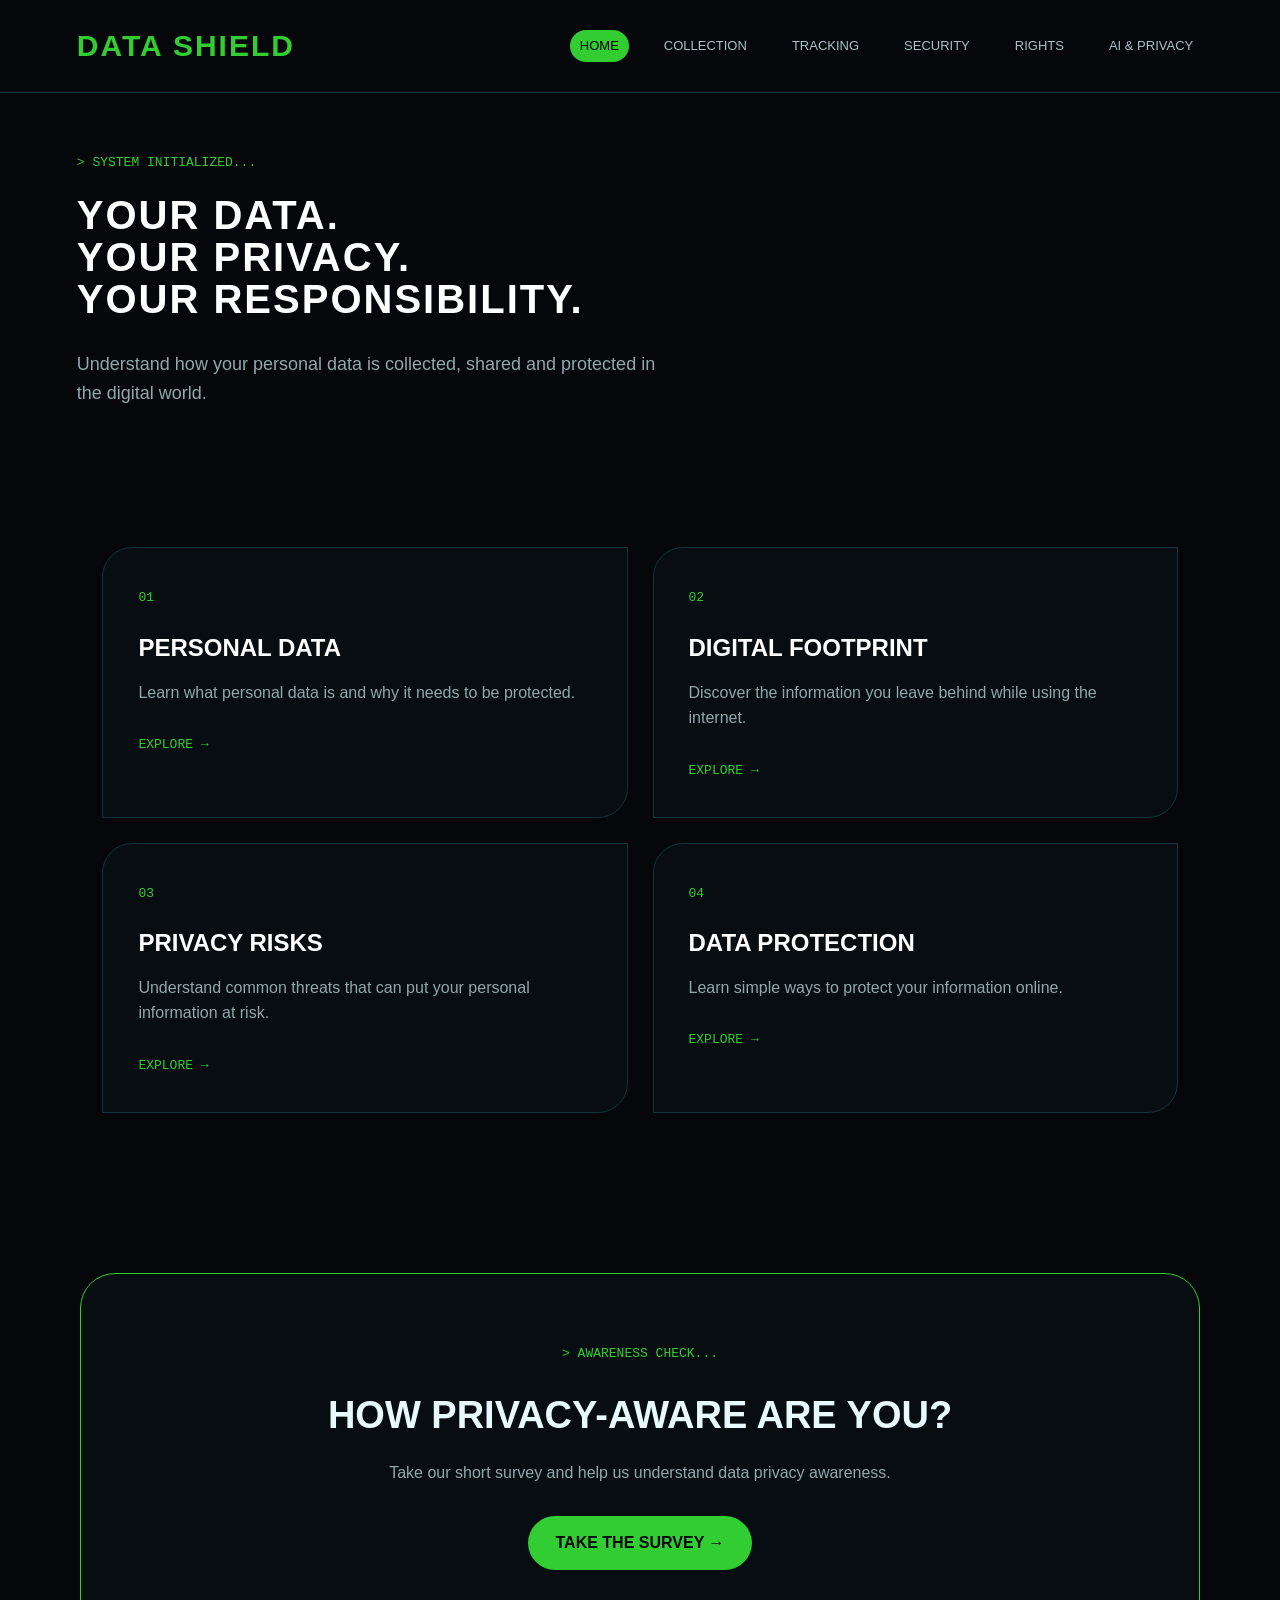
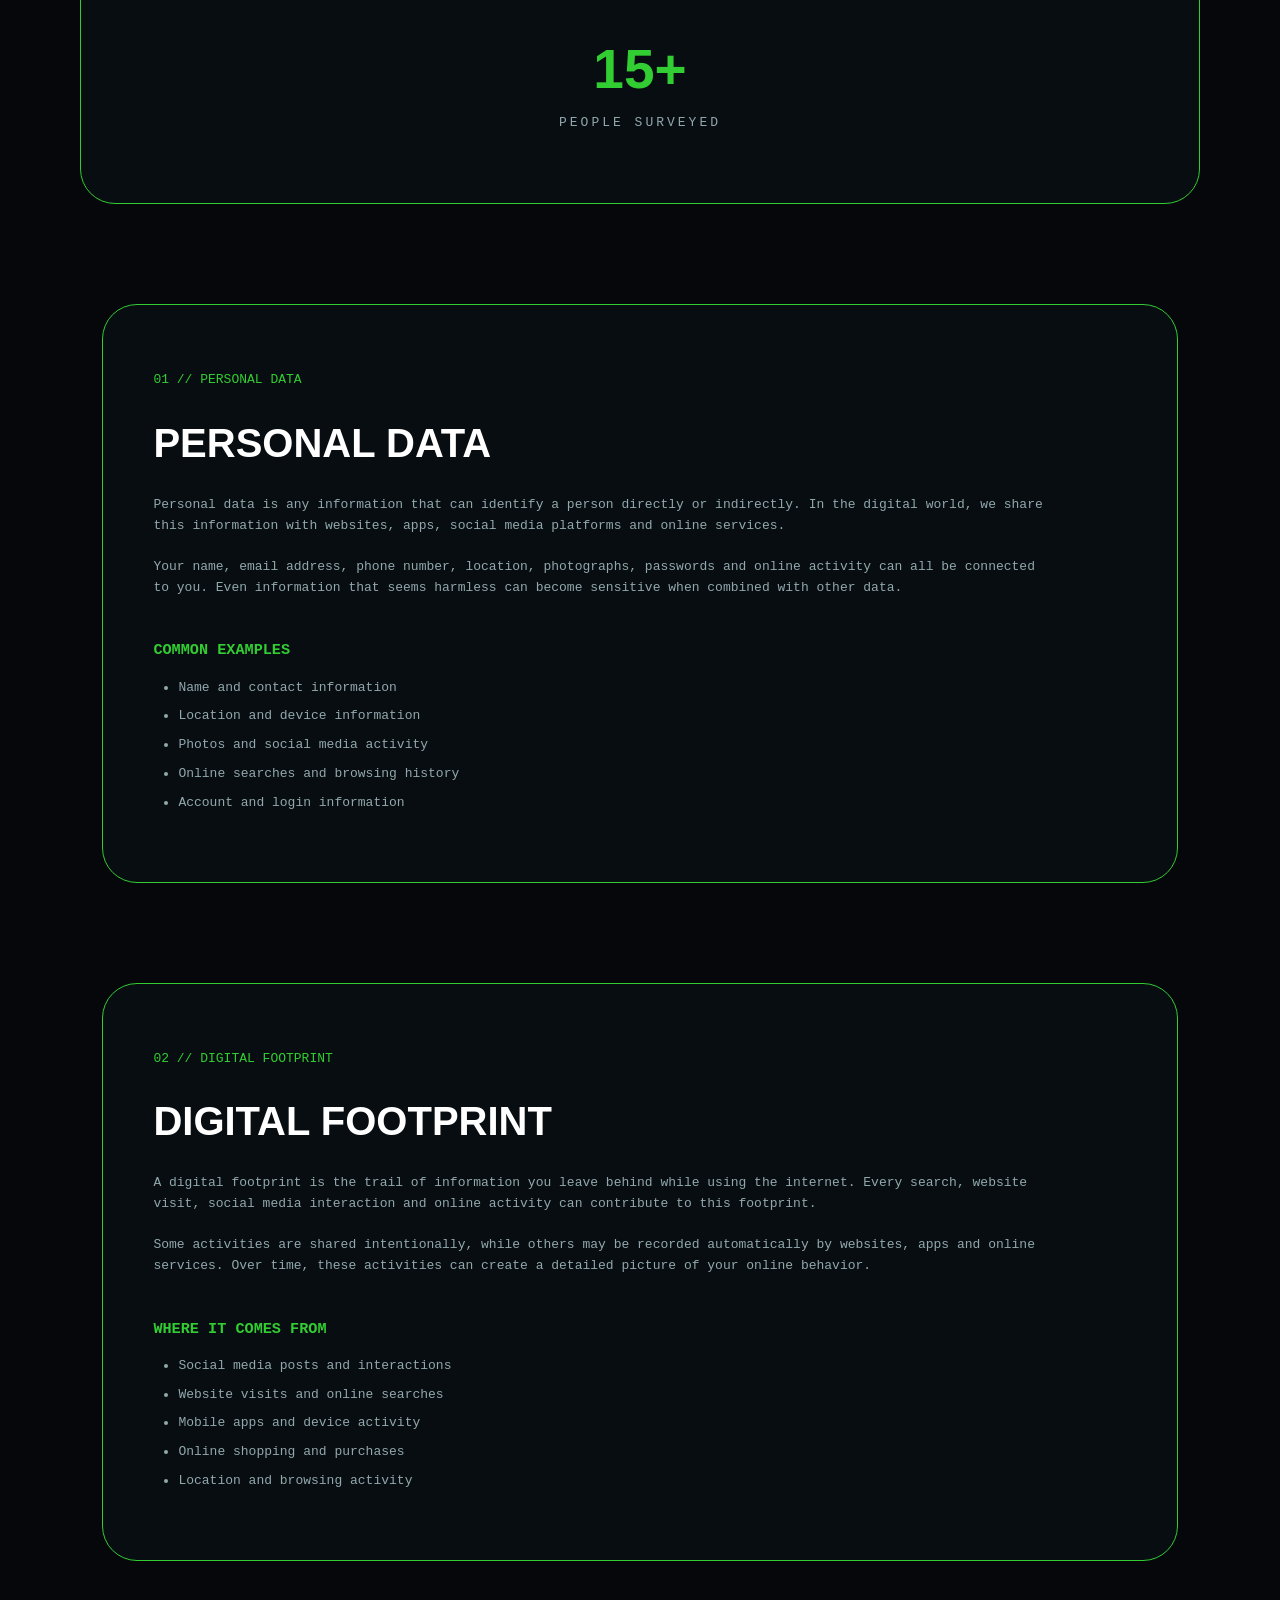
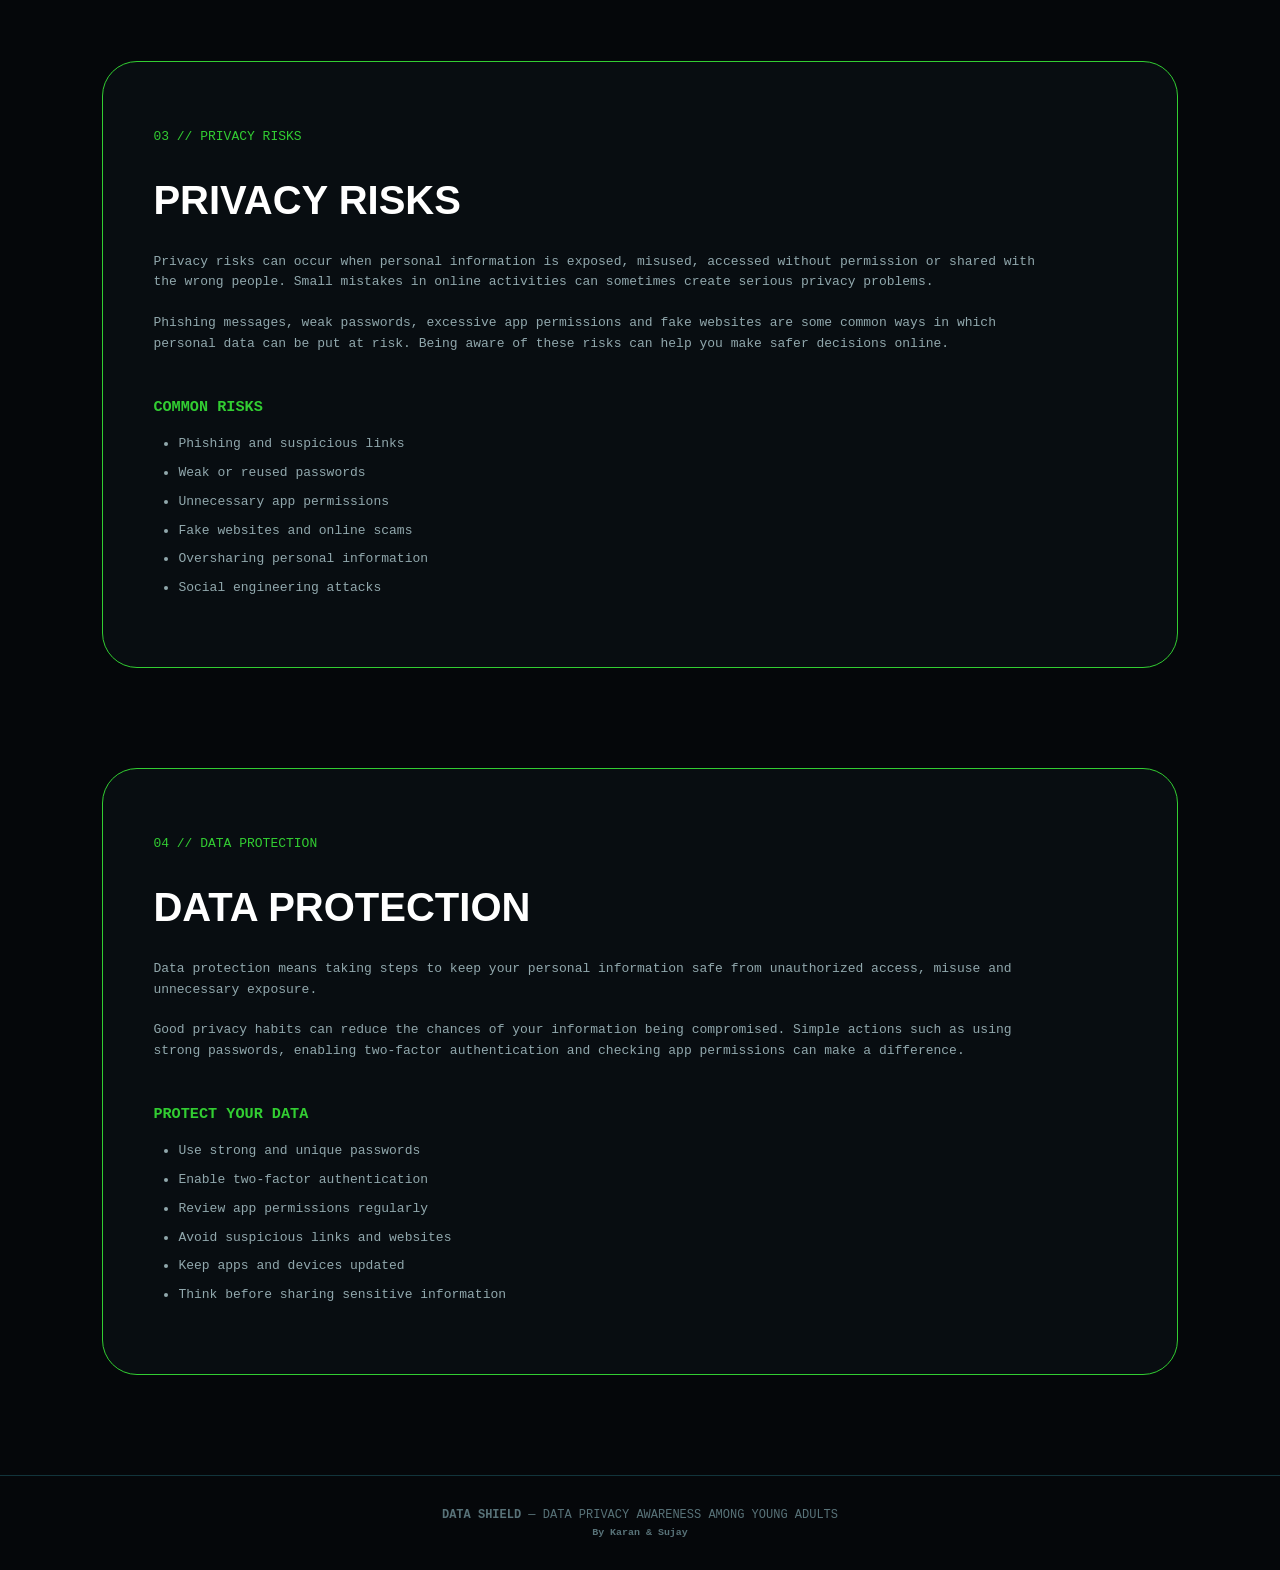
<file: index.html>
<!DOCTYPE html>
<html lang="en">
  <head>
    <meta charset="UTF-8">
    <meta name="viewport" content="width=device-width, initial-scale=1.0">
    <title>
      Data Shield | Data Privacy Awareness
    </title>
    <link rel="stylesheet" href="style.css">
  </head>
<body>
<!-- Navigation Bar -->
<header>
    <nav class="navbar">

        <div class="logo">DATA SHIELD</div>

        <div class="nav-links">
            <a href="index.html" class="active">HOME</a>
            <a href="collection.html">COLLECTION</a>
            <a href="tracking.html">TRACKING</a>
            <a href="security.html">SECURITY</a>
            <a href="rights.html">RIGHTS</a>
            <a href="ai.html">AI & PRIVACY</a>
        </div>

    </nav>
</header>


<!-- Hero Section -->
<main>

    <section class="hero">

        <p class="system-text">> SYSTEM INITIALIZED...</p>

        <h1>
            YOUR DATA.<br>
            YOUR PRIVACY.<br>
            YOUR RESPONSIBILITY.
        </h1>

        <p class="hero-description">
            Understand how your personal data is collected,
            shared and protected in the digital world.
        </p>

    </section>


    <!-- Awareness Cards -->
    <section class="awareness">

        <div class="card">
            <span class="card-number">01</span>
            <h2>PERSONAL DATA</h2>
            <p>
                Learn what personal data is and why
                it needs to be protected.
            </p>
            <a href="#personal-data">EXPLORE →</a>
        </div>


        <div class="card">
            <span class="card-number">02</span>
            <h2>DIGITAL FOOTPRINT</h2>
            <p>
                Discover the information you leave behind
                while using the internet.
            </p>
            <a href="#digital-footprint">EXPLORE →</a>
        </div>


        <div class="card">
            <span class="card-number">03</span>
            <h2>PRIVACY RISKS</h2>
            <p>
                Understand common threats that can put
                your personal information at risk.
            </p>
            <a href="#privacy-risks">EXPLORE →</a>
        </div>


        <div class="card">
            <span class="card-number">04</span>
            <h2>DATA PROTECTION</h2>
            <p>
                Learn simple ways to protect your
                information online.
            </p>
            <a href="#data-protection">EXPLORE →</a>
        </div>

    </section>


    <!-- Survey Section -->
    <section class="survey">

        <p id="abc"> > AWARENESS CHECK... </p>

        <h2>HOW PRIVACY-AWARE ARE YOU?</h2>

        <p>
            Take our short survey and help us understand
            data privacy awareness.
        </p>

        <!-- Replace this link with your Google Form link -->
        <a class="survey-button" href="https://docs.google.com/forms/d/e/1FAIpQLScfgycgcVzQk1-c9kKIzhh73T8LDRO4aWI9LMVz1LqCyknFug/viewform?usp=header" target="_blank">
            TAKE THE SURVEY →
        </a>

        <div class="survey-count">
            <strong>15+</strong>
            <span>PEOPLE SURVEYED</span>
        </div>

    </section>

</main>

<section id="personal-data" class="info-section">

    <span class="section-tag">01 // PERSONAL DATA</span>

    <h2>PERSONAL DATA</h2>

    <p>
        Personal data is any information that can identify a person
        directly or indirectly. In the digital world, we share this
        information with websites, apps, social media platforms and
        online services.
    </p>

    <p>
        Your name, email address, phone number, location, photographs,
        passwords and online activity can all be connected to you.
        Even information that seems harmless can become sensitive
        when combined with other data.
    </p>

    <h3>COMMON EXAMPLES</h3>

    <ul>
        <li>Name and contact information</li>
        <li>Location and device information</li>
        <li>Photos and social media activity</li>
        <li>Online searches and browsing history</li>
        <li>Account and login information</li>
    </ul>

</section>

<section id="digital-footprint" class="info-section">

    <span class="section-tag">02 // DIGITAL FOOTPRINT</span>

    <h2>DIGITAL FOOTPRINT</h2>

    <p>
        A digital footprint is the trail of information you leave
        behind while using the internet. Every search, website visit,
        social media interaction and online activity can contribute
        to this footprint.
    </p>

    <p>
        Some activities are shared intentionally, while others may
        be recorded automatically by websites, apps and online
        services. Over time, these activities can create a detailed
        picture of your online behavior.
    </p>

    <h3>WHERE IT COMES FROM</h3>

    <ul>
        <li>Social media posts and interactions</li>
        <li>Website visits and online searches</li>
        <li>Mobile apps and device activity</li>
        <li>Online shopping and purchases</li>
        <li>Location and browsing activity</li>
    </ul>

</section>

<section id="privacy-risks" class="info-section">

    <span class="section-tag">03 // PRIVACY RISKS</span>

    <h2>PRIVACY RISKS</h2>

    <p>
        Privacy risks can occur when personal information is exposed,
        misused, accessed without permission or shared with the wrong
        people. Small mistakes in online activities can sometimes
        create serious privacy problems.
    </p>

    <p>
        Phishing messages, weak passwords, excessive app permissions
        and fake websites are some common ways in which personal data
        can be put at risk. Being aware of these risks can help you
        make safer decisions online.
    </p>

    <h3>COMMON RISKS</h3>

    <ul>
        <li>Phishing and suspicious links</li>
        <li>Weak or reused passwords</li>
        <li>Unnecessary app permissions</li>
        <li>Fake websites and online scams</li>
        <li>Oversharing personal information</li>
        <li>Social engineering attacks</li>
    </ul>

</section>

<section id="data-protection" class="info-section">

    <span class="section-tag">04 // DATA PROTECTION</span>

    <h2>DATA PROTECTION</h2>

    <p>
        Data protection means taking steps to keep your personal
        information safe from unauthorized access, misuse and
        unnecessary exposure.
    </p>

    <p>
        Good privacy habits can reduce the chances of your information
        being compromised. Simple actions such as using strong
        passwords, enabling two-factor authentication and checking
        app permissions can make a difference.
    </p>

    <h3>PROTECT YOUR DATA</h3>

    <ul>
        <li>Use strong and unique passwords</li>
        <li>Enable two-factor authentication</li>
        <li>Review app permissions regularly</li>
        <li>Avoid suspicious links and websites</li>
        <li>Keep apps and devices updated</li>
        <li>Think before sharing sensitive information</li>
    </ul>

</section>

<!-- Footer -->
<footer>
    <p><strong>DATA SHIELD</strong> — DATA PRIVACY AWARENESS AMONG YOUNG ADULTS</p>
    <h5>By Karan & Sujay</h5>
</footer>

</body>
</html>
</file>
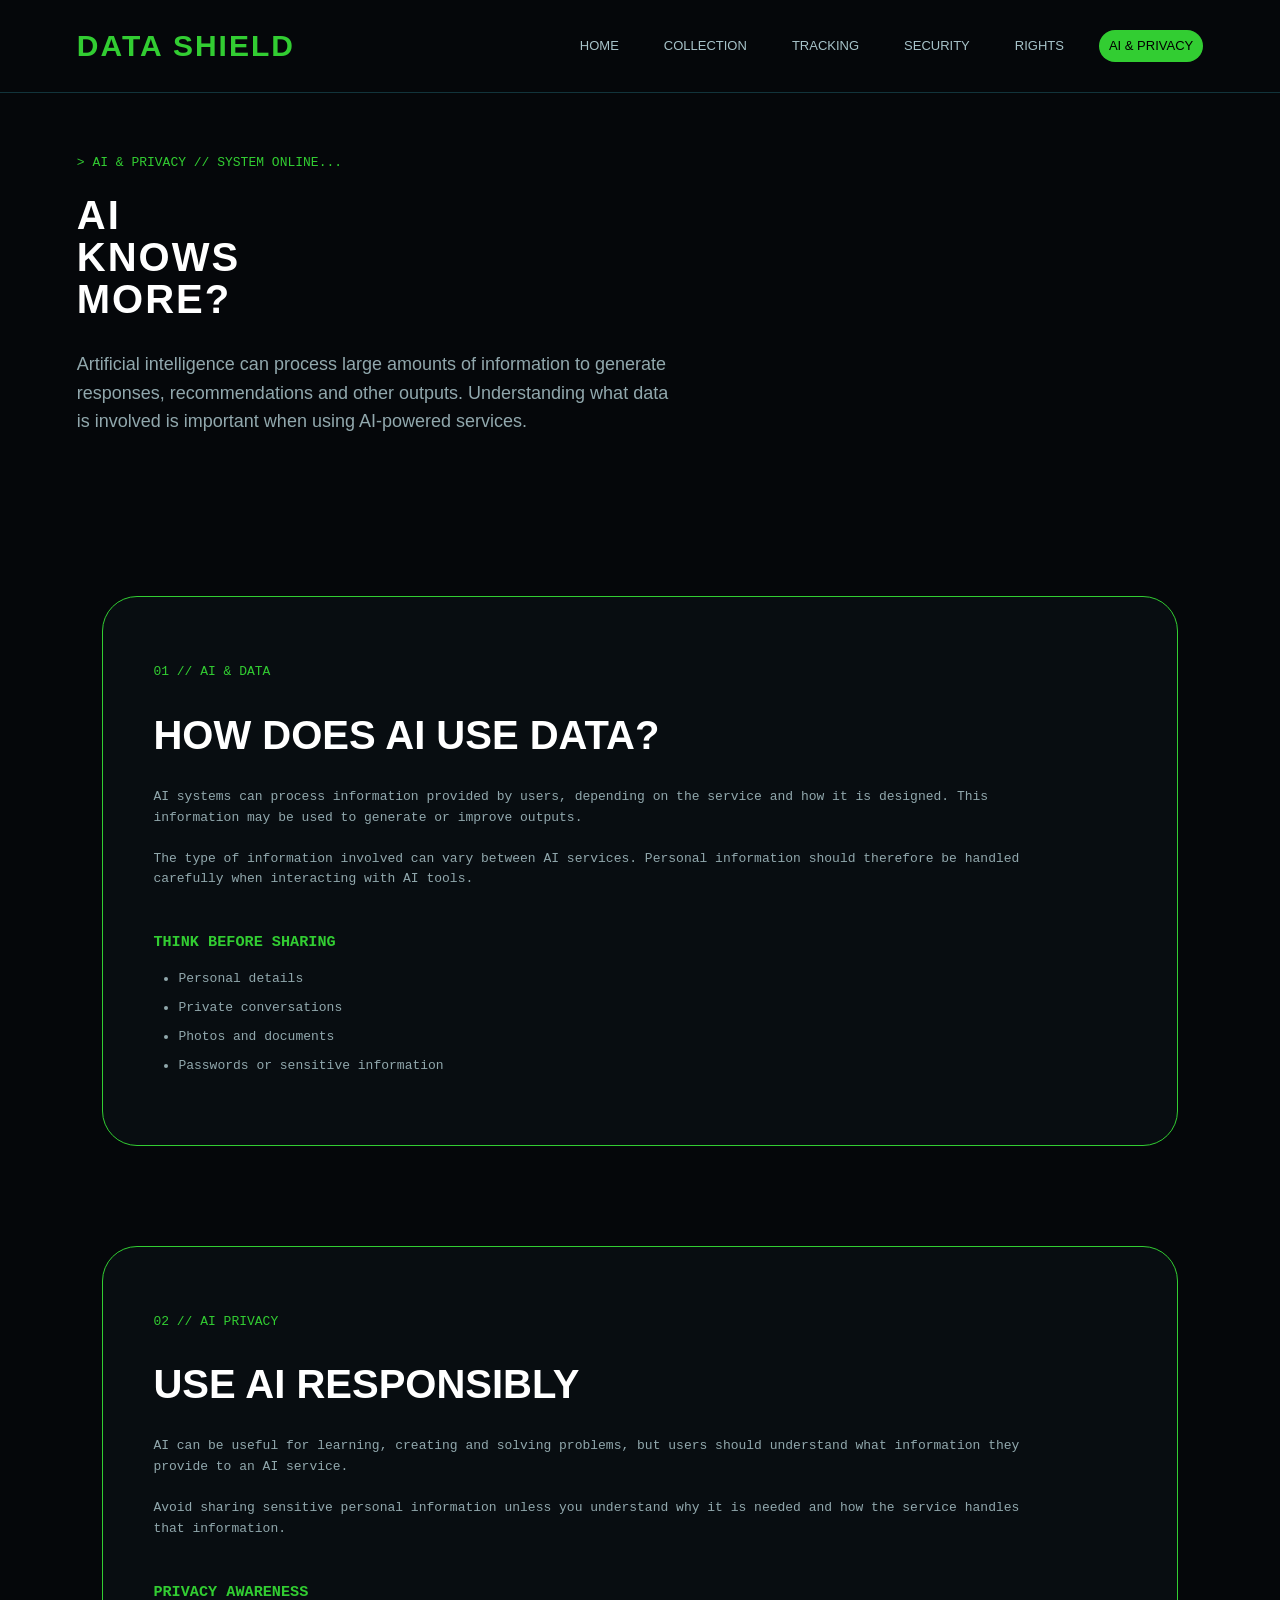
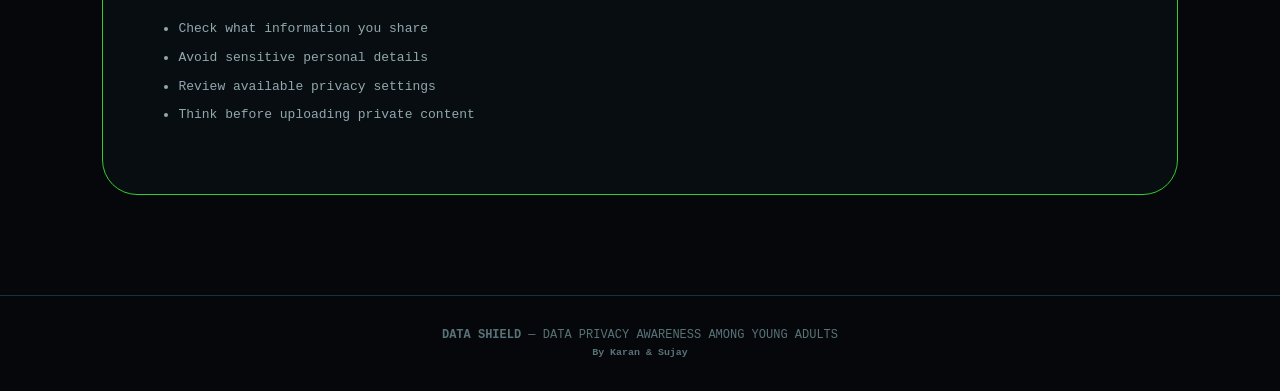
<file: ai.html>
<!DOCTYPE html>
<html>
<head>
  <meta charset="UTF-8">
  <meta name="viewport" content="width=device-width, initial-scale=1">
  <title>Data Shield | AI & Privacy</title>
  <link rel="stylesheet" href="style.css">
</head>
<body>
  <nav class="navbar">

    <div class="logo">DATA SHIELD</div>

    <div class="nav-links">
        <a href="index.html">HOME</a>
        <a href="collection.html">COLLECTION</a>
        <a href="tracking.html">TRACKING</a>
        <a href="security.html">SECURITY</a>
        <a href="rights.html">RIGHTS</a>
        <a href="ai.html" class="active">AI & PRIVACY</a>
    </div>
</nav>
  
  <section class="hero">

    <span class="system-text">> AI & PRIVACY // SYSTEM ONLINE...</span>

    <h1>AI<br>KNOWS<br>MORE?</h1>

    <p class="hero-description">
        Artificial intelligence can process large amounts of
        information to generate responses, recommendations and
        other outputs. Understanding what data is involved is
        important when using AI-powered services.
    </p>
</section>

<section class="info-section">

    <span class="section-tag">01 // AI & DATA</span>

    <h2>HOW DOES AI USE DATA?</h2>

    <p>
        AI systems can process information provided by users,
        depending on the service and how it is designed. This
        information may be used to generate or improve outputs.
    </p>

    <p>
        The type of information involved can vary between AI
        services. Personal information should therefore be
        handled carefully when interacting with AI tools.
    </p>

    <h3>THINK BEFORE SHARING</h3>

    <ul>
        <li>Personal details</li>
        <li>Private conversations</li>
        <li>Photos and documents</li>
        <li>Passwords or sensitive information</li>
    </ul>
</section>

<section class="info-section">

    <span class="section-tag">02 // AI PRIVACY</span>

    <h2>USE AI RESPONSIBLY</h2>

    <p>
        AI can be useful for learning, creating and solving
        problems, but users should understand what information
        they provide to an AI service.
    </p>

    <p>
        Avoid sharing sensitive personal information unless you
        understand why it is needed and how the service handles
        that information.
    </p>

    <h3>PRIVACY AWARENESS</h3>

    <ul>
        <li>Check what information you share</li>
        <li>Avoid sensitive personal details</li>
        <li>Review available privacy settings</li>
        <li>Think before uploading private content</li>
    </ul>
</section>

<footer>
    <p><strong>DATA SHIELD</strong> — DATA PRIVACY AWARENESS AMONG YOUNG ADULTS</p>
    <h5>By Karan & Sujay</h5>
</footer>
</body>
</html>
</file>
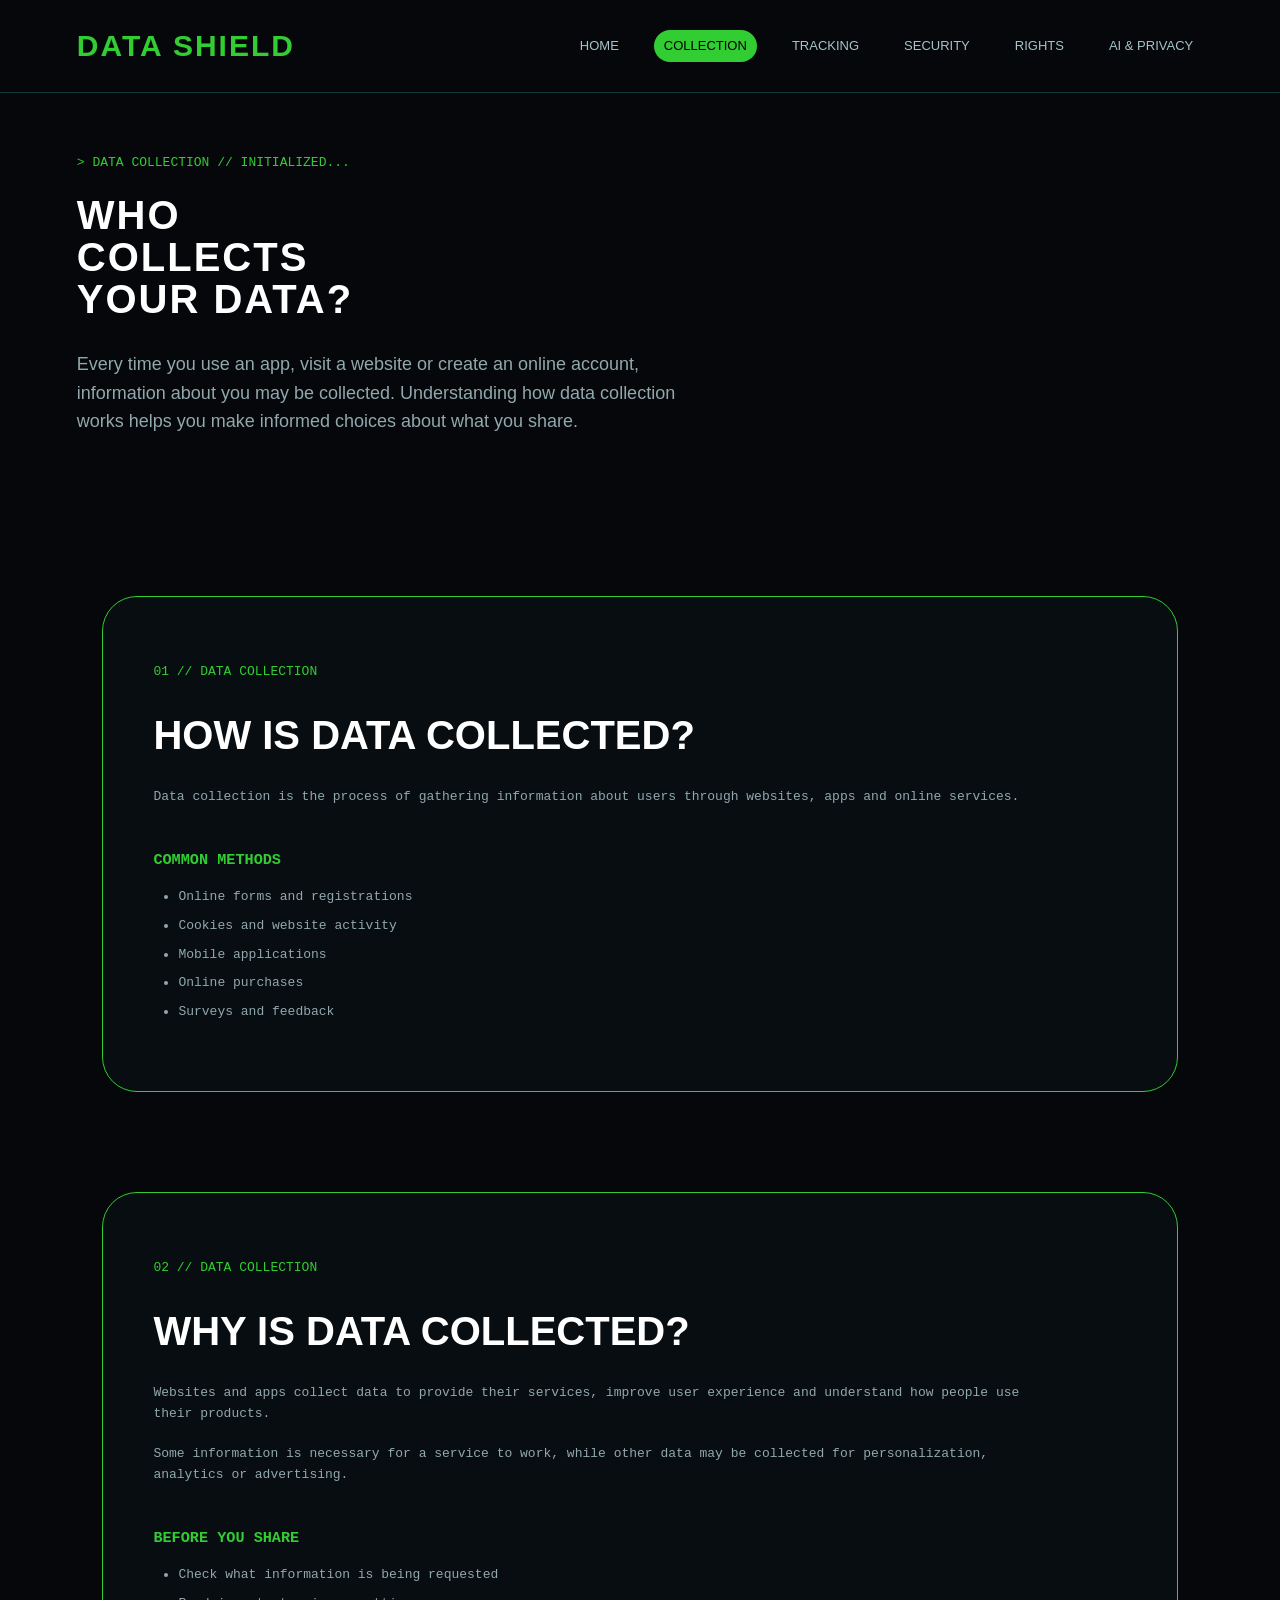
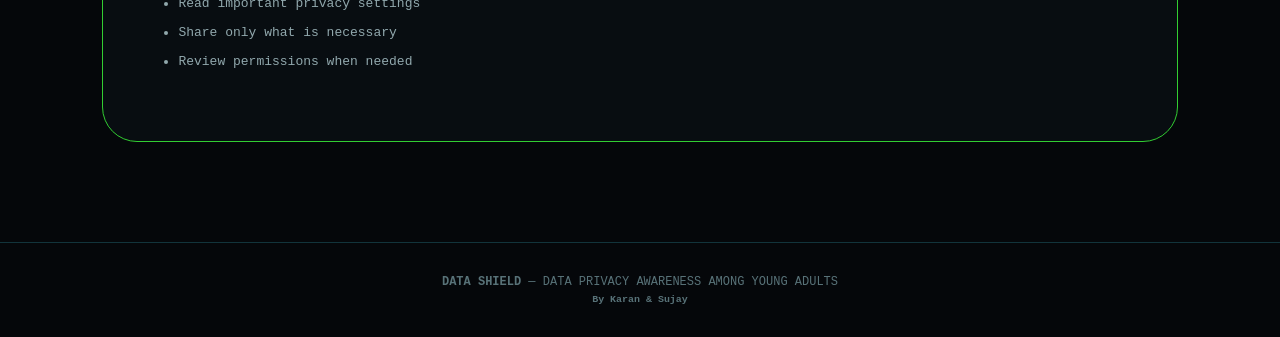
<file: collection.html>
<!DOCTYPE html>
<html>
<head>
  <meta charset="UTF-8">
  <meta name="viewport" content="width=device-width, initial-scale=1">
  <title>Data Shield | Collection</title>
  <link rel="stylesheet" href="style.css">
</head>
<body>
  <nav class="navbar">

    <div class="logo">DATA SHIELD</div>

    <div class="nav-links">
        <a href="index.html">HOME</a>
        <a href="collection.html" class="active">COLLECTION</a>
        <a href="tracking.html">TRACKING</a>
        <a href="security.html">SECURITY</a>
        <a href="rights.html">RIGHTS</a>
        <a href="ai.html">AI & PRIVACY</a>
    </div>
</nav>

<section class="hero">

    <span class="system-text">> DATA COLLECTION // INITIALIZED...</span>

    <h1>WHO<br>COLLECTS<br>YOUR DATA?</h1>

    <p class="hero-description">
        Every time you use an app, visit a website or create an
        online account, information about you may be collected.
        Understanding how data collection works helps you make
        informed choices about what you share.
    </p>
</section>

<section class="info-section">

    <span class="section-tag">01 // DATA COLLECTION</span>

    <h2>HOW IS DATA COLLECTED?</h2>

    <p>
        Data collection is the process of gathering information
        about users through websites, apps and online services.
    </p>

    <h3>COMMON METHODS</h3>

    <ul>
        <li>Online forms and registrations</li>
        <li>Cookies and website activity</li>
        <li>Mobile applications</li>
        <li>Online purchases</li>
        <li>Surveys and feedback</li>
    </ul>
</section>

<section class="info-section">

    <span class="section-tag">02 // DATA COLLECTION</span>

    <h2>WHY IS DATA COLLECTED?</h2>

    <p>
        Websites and apps collect data to provide their services,
        improve user experience and understand how people use
        their products.
    </p>

    <p>
        Some information is necessary for a service to work,
        while other data may be collected for personalization,
        analytics or advertising.
    </p>

    <h3>BEFORE YOU SHARE</h3>

    <ul>
        <li>Check what information is being requested</li>
        <li>Read important privacy settings</li>
        <li>Share only what is necessary</li>
        <li>Review permissions when needed</li>
    </ul>
</section>

<footer>
    <p><strong>DATA SHIELD</strong> — DATA PRIVACY AWARENESS AMONG YOUNG ADULTS</p>
    <h5>By Karan & Sujay</h5>
</footer>
</body>
</html>
</file>
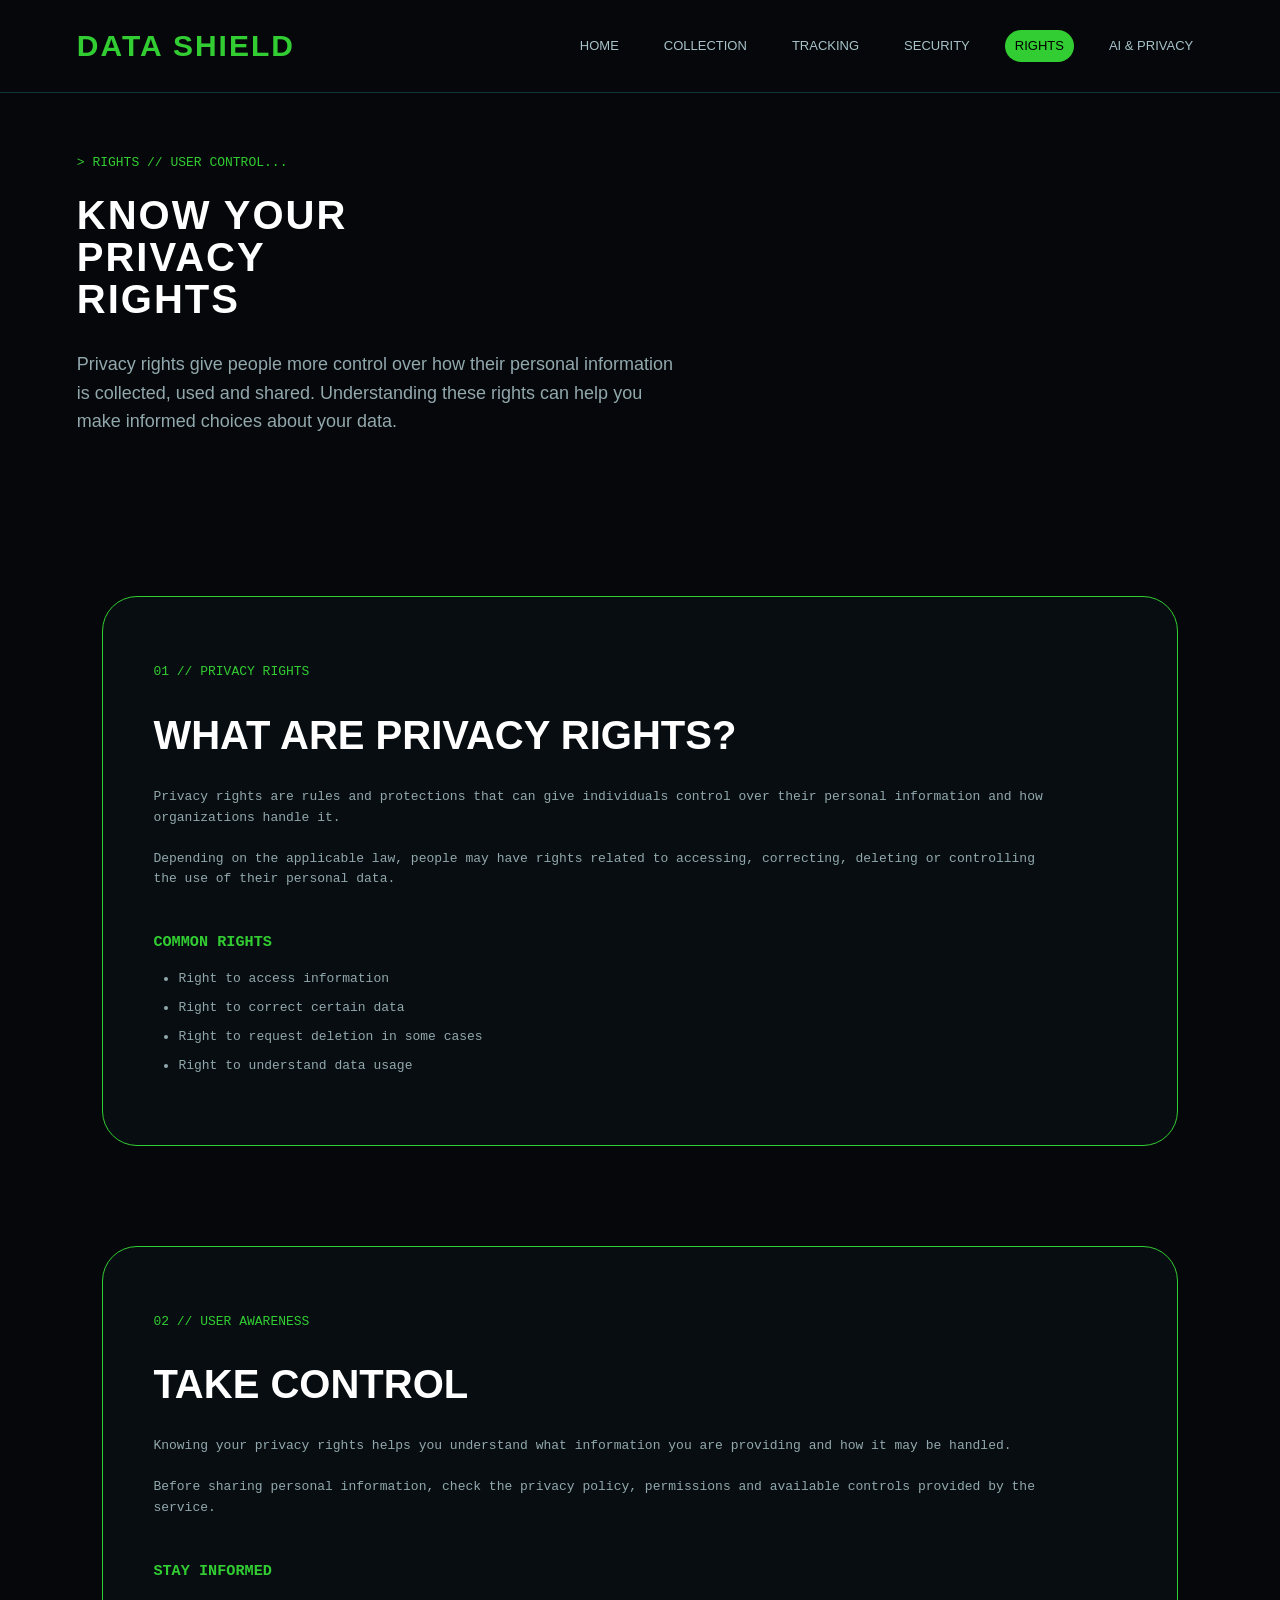
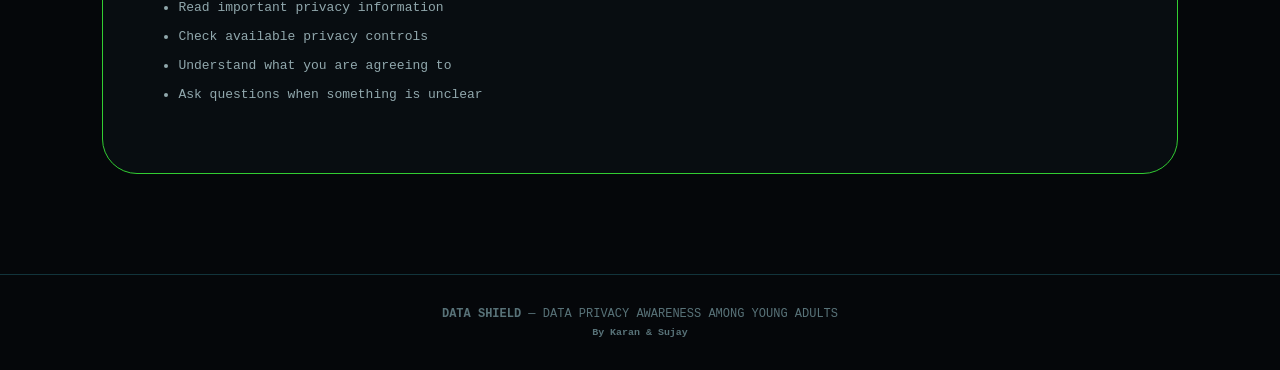
<file: rights.html>
<!DOCTYPE html>
<html>

<head>
  <meta charset="UTF-8">
  <meta name="viewport" content="width=device-width, initial-scale=1">
  <title>Data Shield | Rights</title>
  <link rel="stylesheet" href="style.css">
</head>
<body>
  <nav class="navbar">

    <div class="logo">DATA SHIELD</div>

    <div class="nav-links">
        <a href="index.html">HOME</a>
        <a href="collection.html">COLLECTION</a>
        <a href="tracking.html">TRACKING</a>
        <a href="security.html">SECURITY</a>
        <a href="rights.html" class="active">RIGHTS</a>
        <a href="ai.html">AI & PRIVACY</a>
    </div>
</nav>

<section class="hero">

    <span class="system-text">> RIGHTS // USER CONTROL...</span>

    <h1>KNOW YOUR<br>PRIVACY<br>RIGHTS</h1>

    <p class="hero-description">
        Privacy rights give people more control over how their
        personal information is collected, used and shared.
        Understanding these rights can help you make informed
        choices about your data.
    </p>
</section>

<section class="info-section">

    <span class="section-tag">01 // PRIVACY RIGHTS</span>

    <h2>WHAT ARE PRIVACY RIGHTS?</h2>

    <p>
        Privacy rights are rules and protections that can give
        individuals control over their personal information and
        how organizations handle it.
    </p>

    <p>
        Depending on the applicable law, people may have rights
        related to accessing, correcting, deleting or controlling
        the use of their personal data.
    </p>

    <h3>COMMON RIGHTS</h3>

    <ul>
        <li>Right to access information</li>
        <li>Right to correct certain data</li>
        <li>Right to request deletion in some cases</li>
        <li>Right to understand data usage</li>
    </ul>
</section>

<section class="info-section">

    <span class="section-tag">02 // USER AWARENESS</span>

    <h2>TAKE CONTROL</h2>

    <p>
        Knowing your privacy rights helps you understand what
        information you are providing and how it may be handled.
    </p>

    <p>
        Before sharing personal information, check the privacy
        policy, permissions and available controls provided by
        the service.
    </p>

    <h3>STAY INFORMED</h3>

    <ul>
        <li>Read important privacy information</li>
        <li>Check available privacy controls</li>
        <li>Understand what you are agreeing to</li>
        <li>Ask questions when something is unclear</li>
    </ul>
</section>

<footer>
    <p><strong>DATA SHIELD</strong> — DATA PRIVACY AWARENESS AMONG YOUNG ADULTS</p>
    <h5>By Karan & Sujay</h5>
</footer>
</body>
</html>
</file>
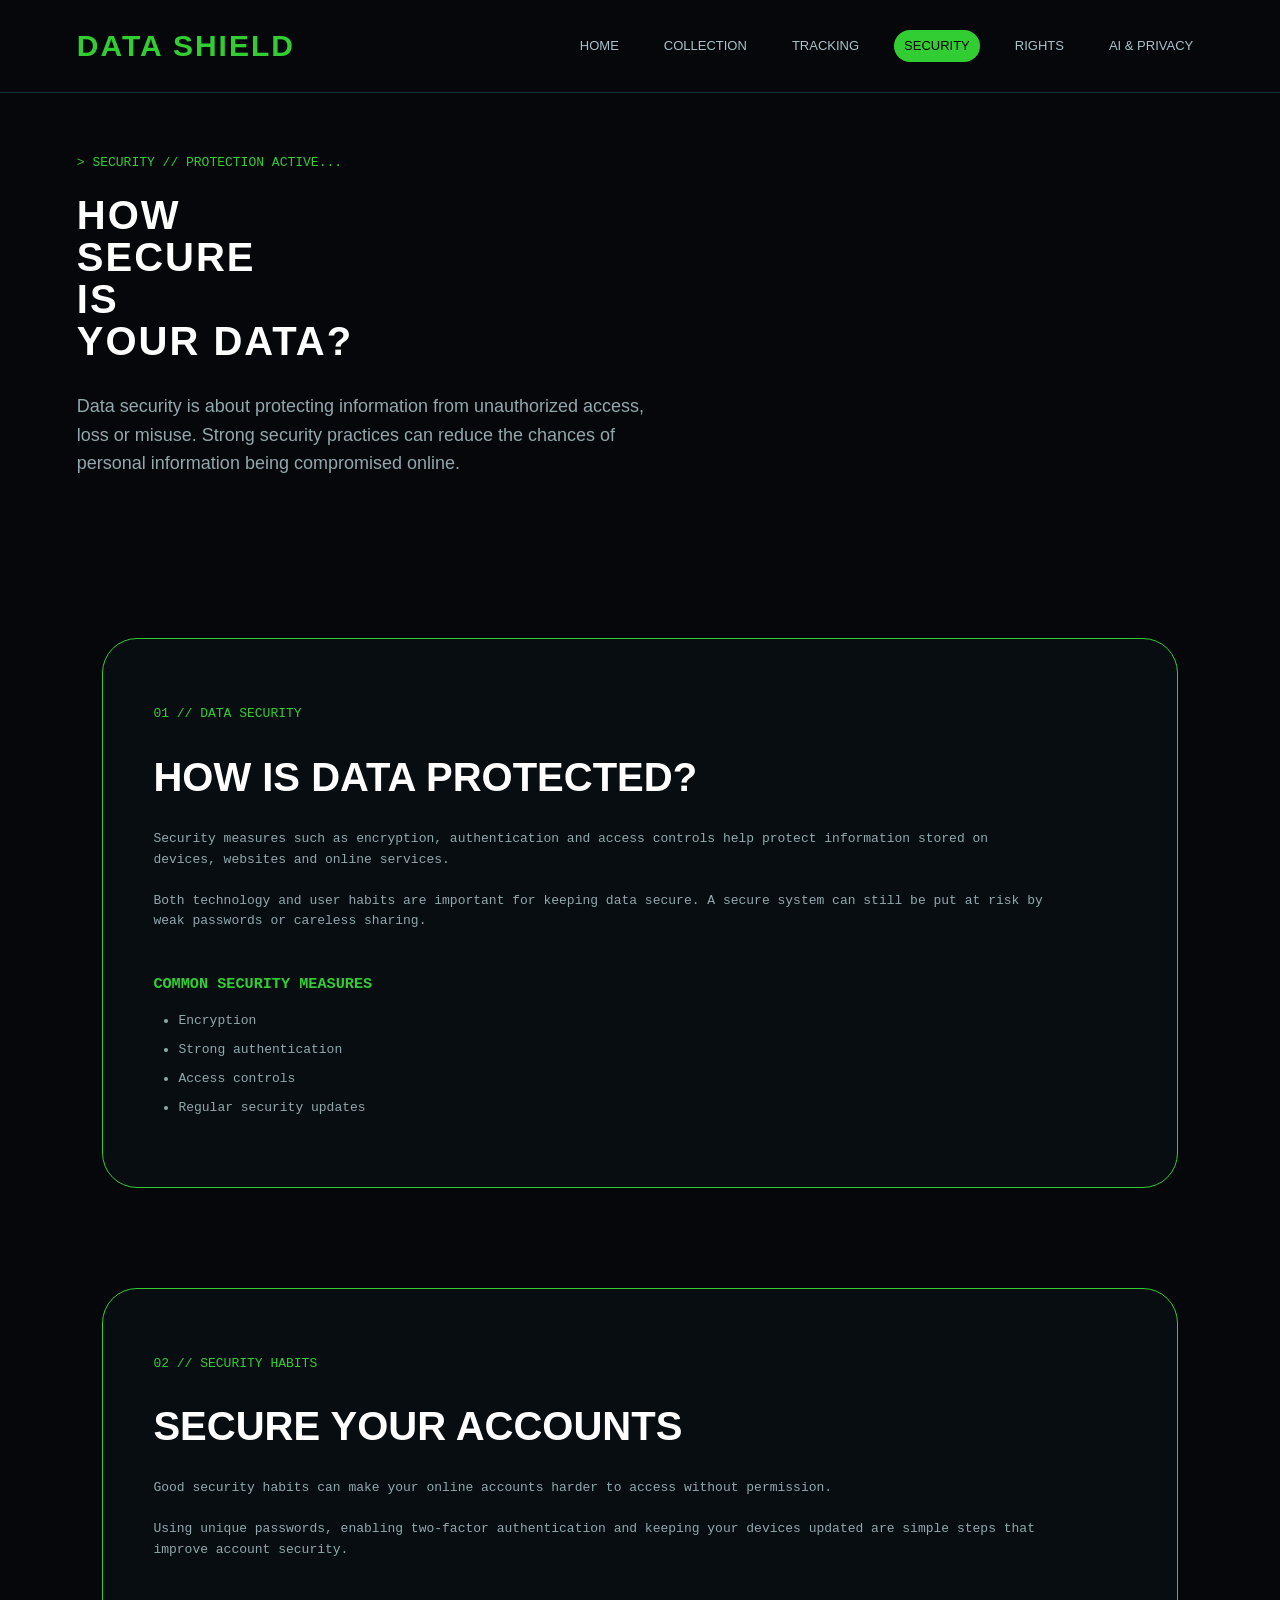
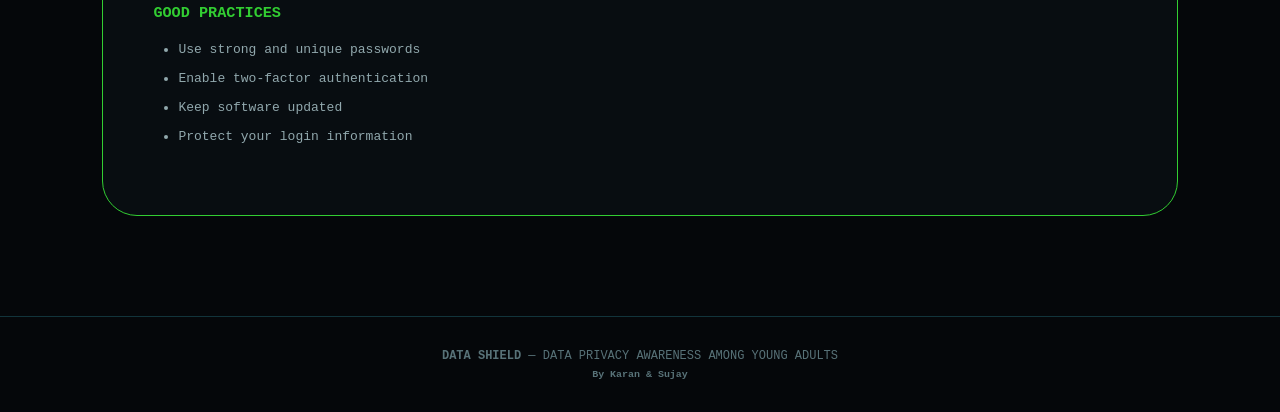
<file: security.html>
<!DOCTYPE html>
<html>

<head>
  <meta charset="UTF-8">
  <meta name="viewport" content="width=device-width, initial-scale=1">
  <title>Data Shield | Security</title>
  <link rel="stylesheet" href="style.css">
</head>
<body>
  <nav class="navbar">

    <div class="logo">DATA SHIELD</div>

    <div class="nav-links">
        <a href="index.html">HOME</a>
        <a href="collection.html">COLLECTION</a>
        <a href="tracking.html">TRACKING</a>
        <a href="security.html" class="active">SECURITY</a>
        <a href="rights.html">RIGHTS</a>
        <a href="ai.html">AI & PRIVACY</a>
    </div>
</nav>

<section class="hero">

    <span class="system-text">> SECURITY // PROTECTION ACTIVE...</span>

    <h1>HOW<br>SECURE<br>IS<br>YOUR DATA?</h1>

    <p class="hero-description">
        Data security is about protecting information from unauthorized
        access, loss or misuse. Strong security practices can reduce
        the chances of personal information being compromised online.
    </p>
</section>

<section class="info-section">

    <span class="section-tag">01 // DATA SECURITY</span>

    <h2>HOW IS DATA PROTECTED?</h2>

    <p>
        Security measures such as encryption, authentication and
        access controls help protect information stored on devices,
        websites and online services.
    </p>

    <p>
        Both technology and user habits are important for keeping
        data secure. A secure system can still be put at risk by
        weak passwords or careless sharing.
    </p>

    <h3>COMMON SECURITY MEASURES</h3>

    <ul>
        <li>Encryption</li>
        <li>Strong authentication</li>
        <li>Access controls</li>
        <li>Regular security updates</li>
    </ul>
</section>

<section class="info-section">

    <span class="section-tag">02 // SECURITY HABITS</span>

    <h2>SECURE YOUR ACCOUNTS</h2>

    <p>
        Good security habits can make your online accounts harder
        to access without permission.
    </p>

    <p>
        Using unique passwords, enabling two-factor authentication
        and keeping your devices updated are simple steps that
        improve account security.
    </p>

    <h3>GOOD PRACTICES</h3>

    <ul>
        <li>Use strong and unique passwords</li>
        <li>Enable two-factor authentication</li>
        <li>Keep software updated</li>
        <li>Protect your login information</li>
    </ul>
</section>

<footer>
    <p><strong>DATA SHIELD</strong> — DATA PRIVACY AWARENESS AMONG YOUNG ADULTS</p>
    <h5>By Karan & Sujay</h5>
</footer>
</body>
</html>
</file>
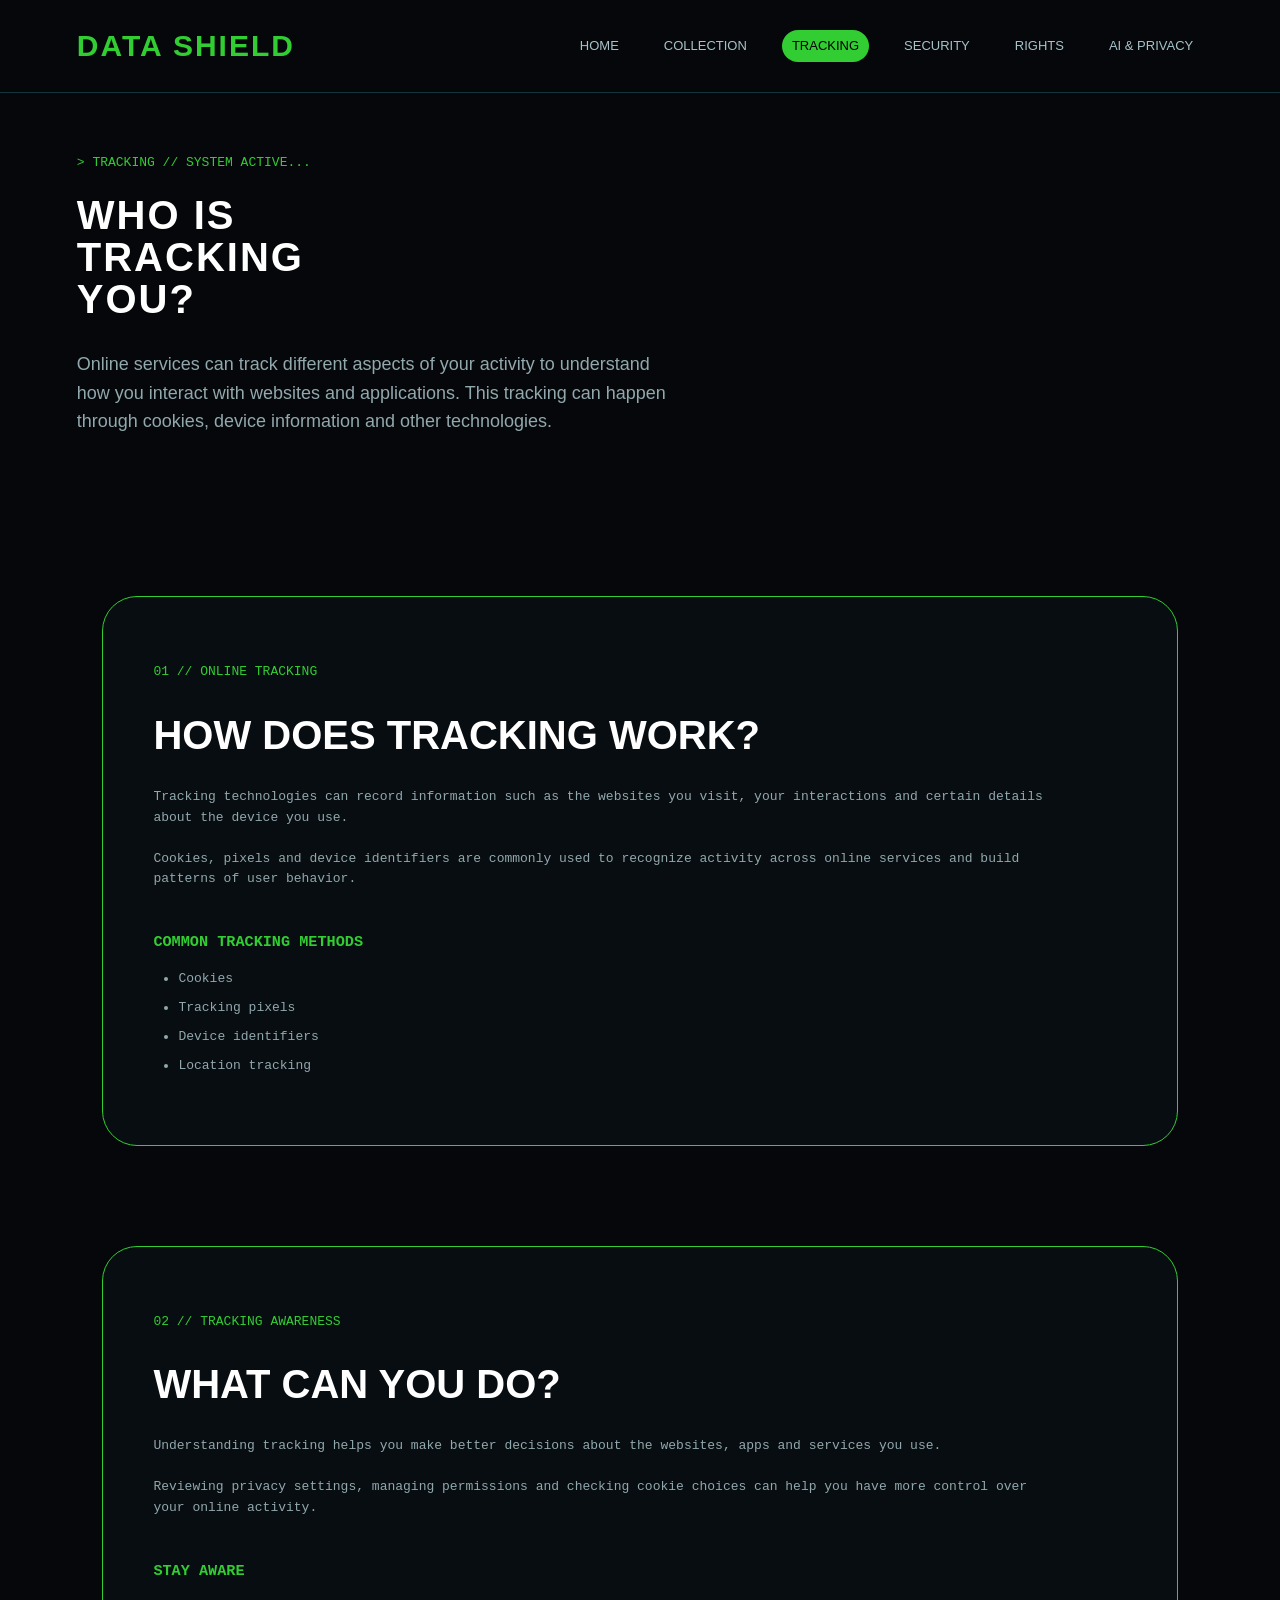
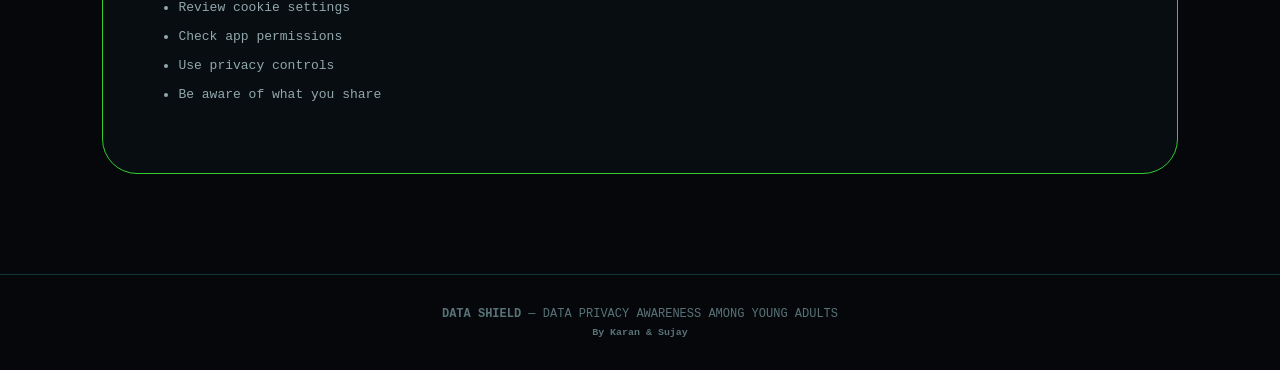
<file: tracking.html>
<!DOCTYPE html>
<html>
<head>
  <meta charset="UTF-8">
  <meta name="viewport" content="width=device-width, initial-scale=1">
  <title>Data Shield | Tracking</title>
  <link rel="stylesheet" href="style.css">
</head>
<body>
    <nav class="navbar">

    <div class="logo">DATA SHIELD</div>

    <div class="nav-links">
        <a href="index.html">HOME</a>
        <a href="collection.html">COLLECTION</a>
        <a href="tracking.html" class="active">TRACKING</a>
        <a href="security.html">SECURITY</a>
        <a href="rights.html">RIGHTS</a>
        <a href="ai.html">AI & PRIVACY</a>
    </div>
</nav>

<section class="hero">

    <span class="system-text">> TRACKING // SYSTEM ACTIVE...</span>

    <h1>WHO IS<br>TRACKING<br>YOU?</h1>

    <p class="hero-description">
        Online services can track different aspects of your activity
        to understand how you interact with websites and applications.
        This tracking can happen through cookies, device information
        and other technologies.
    </p>
</section>

<section class="info-section">

    <span class="section-tag">01 // ONLINE TRACKING</span>

    <h2>HOW DOES TRACKING WORK?</h2>

    <p>
        Tracking technologies can record information such as the
        websites you visit, your interactions and certain details
        about the device you use.
    </p>

    <p>
        Cookies, pixels and device identifiers are commonly used
        to recognize activity across online services and build
        patterns of user behavior.
    </p>

    <h3>COMMON TRACKING METHODS</h3>

    <ul>
        <li>Cookies</li>
        <li>Tracking pixels</li>
        <li>Device identifiers</li>
        <li>Location tracking</li>
    </ul>
</section>

<section class="info-section">

    <span class="section-tag">02 // TRACKING AWARENESS</span>

    <h2>WHAT CAN YOU DO?</h2>

    <p>
        Understanding tracking helps you make better decisions about
        the websites, apps and services you use.
    </p>

    <p>
        Reviewing privacy settings, managing permissions and checking
        cookie choices can help you have more control over your
        online activity.
    </p>

    <h3>STAY AWARE</h3>

    <ul>
        <li>Review cookie settings</li>
        <li>Check app permissions</li>
        <li>Use privacy controls</li>
        <li>Be aware of what you share</li>
    </ul>
</section>

<footer>
    <p><strong>DATA SHIELD</strong> — DATA PRIVACY AWARENESS AMONG YOUNG ADULTS</p>
    <h5>By Karan & Sujay</h5>
</footer>
</body>
</html>
</file>
<file: style.css>
* {
  margin: 0;
  padding: 0;
  box-sizing: border-box;
  }
  
html {
    scroll-behavior: smooth;
}

body {
    background: #05070a;
    color: #e8faff;
    font-family: Arial, sans-serif;
    line-height: 1.6;
}

/* =========================
NAVIGATION
========================= */

.navbar {
    width: 100%;
    padding: 22px 6%;
    display: flex;
    justify-content: space-between;
    align-items: center;
    border-bottom: 1px solid #12343b;
}

.logo {
    color: limegreen;
    font-size: 30px;
    font-weight: bold;
    letter-spacing: 2px;
}

.nav-links {
    display: flex;
    gap: 25px;
}

.nav-links a {
    color: #a7c3c9;
    text-decoration: none;
    font-size: 13px;
    padding: 6px 10px;
    transition: 0.3s;
}

.nav-links a:hover {
    background: limegreen;
    color: black;
    text-shadow: none;
    border-radius: 20px 20px;
    transition: 0.3s;
}

.nav-links a.active {
    background: limegreen;
    color: black;
    border-radius: 20px 20px;
    text-shadow: none;
}

/* =========================
HERO
========================= */

.hero {
    min-height: auto;
    display: flex;
    flex-direction: column;
    justify-content: center;
    padding: 60px 6%;
}

.system-text {
    color: limegreen;
    font-family: monospace;
    margin-bottom: 20px;
}

#abc {
    color: limegreen;
    font-family: monospace;
    margin-bottom: 20px;
}

.hero h1 {
    color: white;
    font-family: Arial, Helvetica;
    font-size: 40px;
    line-height: 1.05;
    letter-spacing: 2px;
}

.hero-description {
    max-width: 600px;
    margin-top: 30px;
    color: #91a8ad;
    font-size: 18px;
}

/* =========================
AWARENESS CARDS
========================= */

.awareness {
    padding: 80px 8%;
    display: grid;
    grid-template-columns: repeat(2, 1fr);
    gap: 25px;
}

.card {
    padding: 35px;
    background: #080d11;
    border: 1px solid #12343b;
    transition: 0.3s;
    border-radius: 30px 0 30px 0;
}

.card:hover {
    border-color: limegreen;
    transform: translateY(-10px);
    box-shadow: 0 0 50px rgba(0, 229, 25, 0.35);
}

.card-number {
    color: limegreen;
    font-family: monospace;
}

.card h2 {
    margin: 20px 0 12px;
    font-size: 24px;
    color: white;
}

.card:hover h2 {
    text-shadow: 0 0 20px rgba(0, 255, 25, 0.9);
}

.card p {
    color: #91a8ad;
    margin-bottom: 25px;
}

.card a {
    color: limegreen;
    text-decoration: none;
    font-family: monospace;
}

/* =========================
SURVEY
========================= */

.survey {
    margin: 80px;
    border-radius: 35px 35px 35px 35px;
    padding: 70px 30px;
    text-align: center;
    border: 1px solid limegreen;
    background: #080d11;
}

.survey h2 {
    font-size: 38px;
    margin-bottom: 15px;
}

.survey p {
    color: #91a8ad;
}

.survey-button {
    display: inline-block;
    margin-top: 30px;
    padding: 14px 28px;
    background: limegreen;
    color: #05070a;
    text-decoration: none;
    font-weight: bold;
    border-radius: 30px;
    transition: 0.3s;

}

.survey-button:active {
    padding: 12px 24px;
    box-shadow: 0 0 25px rgba(0, 229, 25, 0.5);
}

/* =========================
SURVEY COUNT
========================= */

.survey-count {
    margin-top: 55px;
    display: flex;
    flex-direction: column;
}

.survey-count strong {
    color: limegreen;
    font-size: 55px;
}

.survey-count span {
    color: #91a8ad;
    letter-spacing: 3px;
    font-family: monospace;
}

/* =========================
FOOTER
========================= */

footer {
    padding: 30px;
    text-align: center;
    border-top: 1px solid #12343b;
    color: #587278;
    font-family: monospace;
    font-size: 12px;

}

/* =========================
MOBILE
========================= */

@media (max-width: 800px) {

.navbar {
    flex-direction: column;
    gap: 20px;
}

.nav-links {
    flex-wrap: wrap;
    justify-content: center;
    gap: 15px;
}

.hero {
    min-height: 65vh;
    padding: 60px 6%;
}

.awareness {
    grid-template-columns: 1fr;
    padding: 50px 6%;
}

.survey {
    margin: 50px 6%;
}

}

.info-section {
    margin: 100px 8%;
    padding: 60px 50px;
    border: 1px solid limegreen;
    border-radius: 35px 35px 35px 35px;
    background: #080d11;
}

.section-tag {
    color: limegreen;
    font-family: monospace;
}

.info-section h2 {
    margin: 20px 0;
    font-size: 40px;
    color: white;
}

.info-section p {
    margin: 20px 0;
    color: #91a8ad;
    font-family: monospace;
    max-width: 900px;
}

.info-section h3 {
    margin-top: 40px;
    margin-bottom: 15px;
    color: limegreen;
    font-family: monospace;
}

.info-section ul {
    margin-left: 25px;
    color: #91a8ad;
    font-family: monospace;
}

.info-section li {
    margin: 8px 0;
}
</file>
